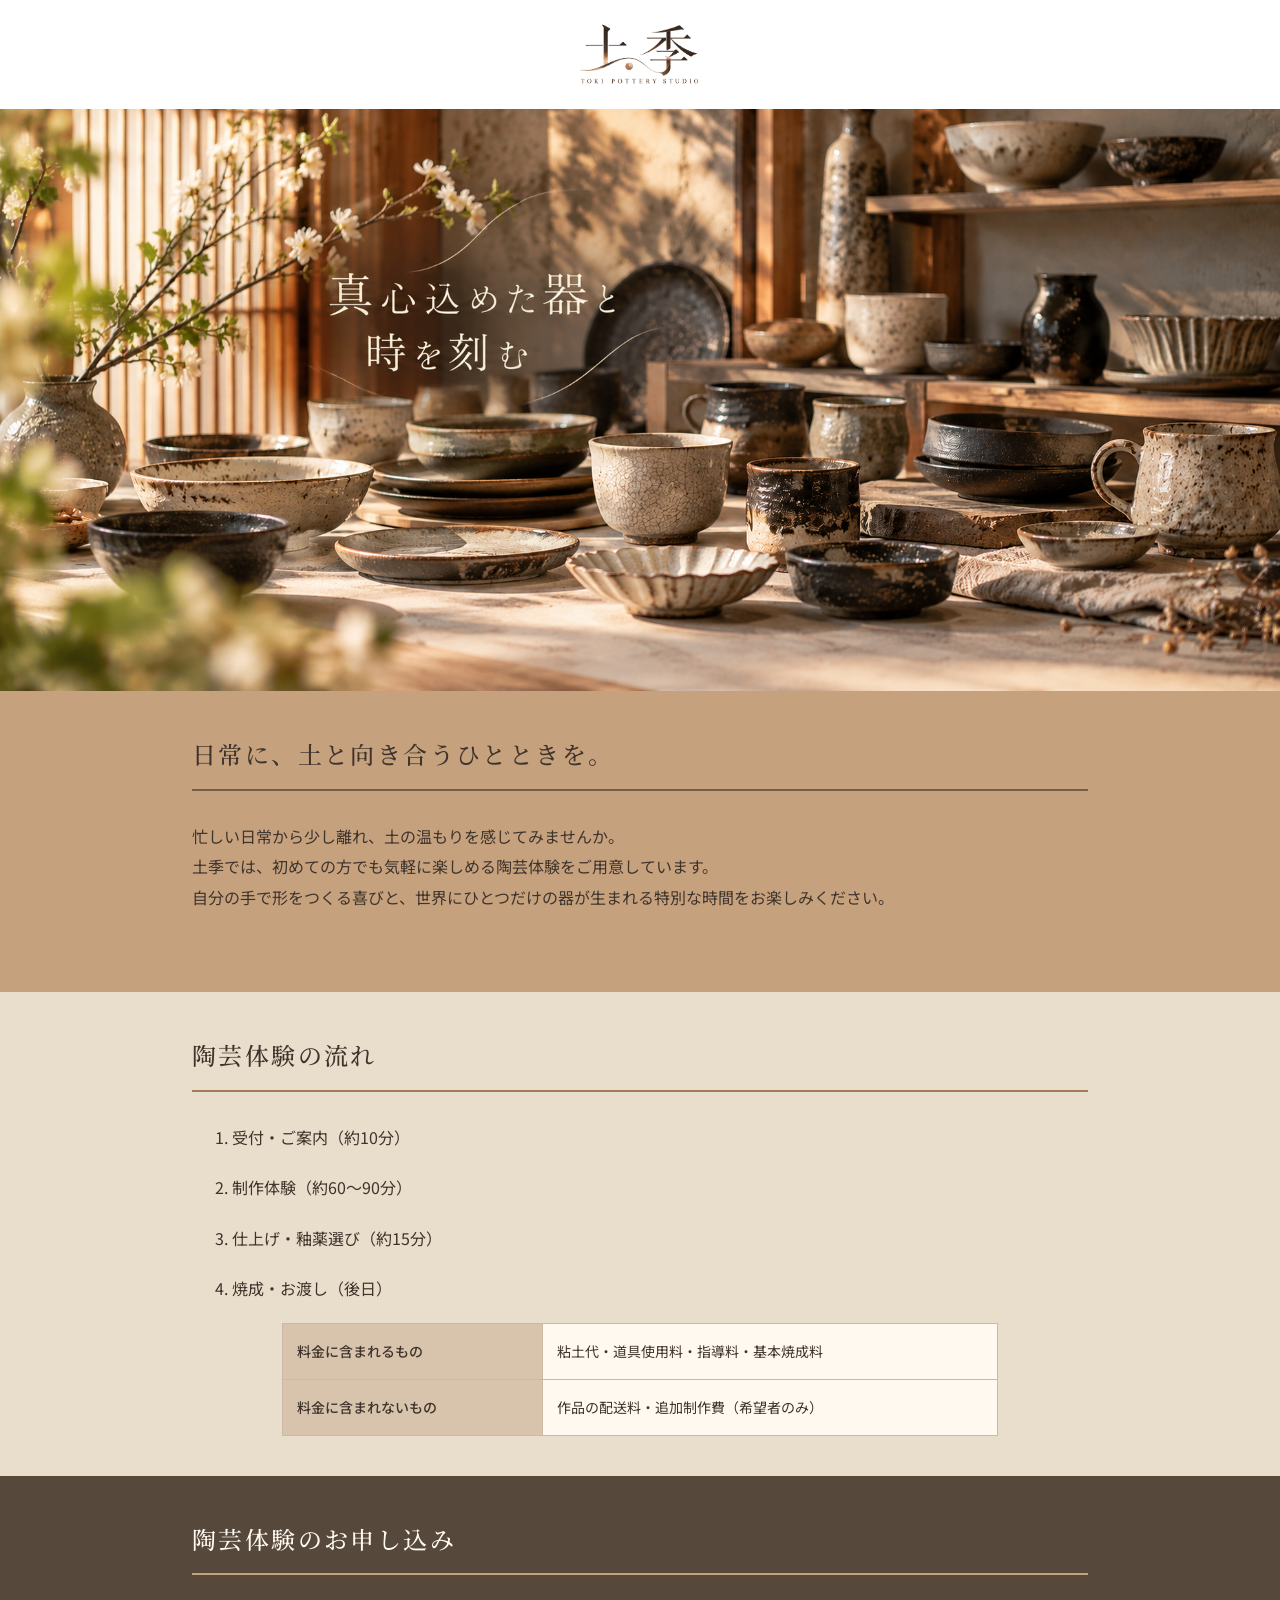
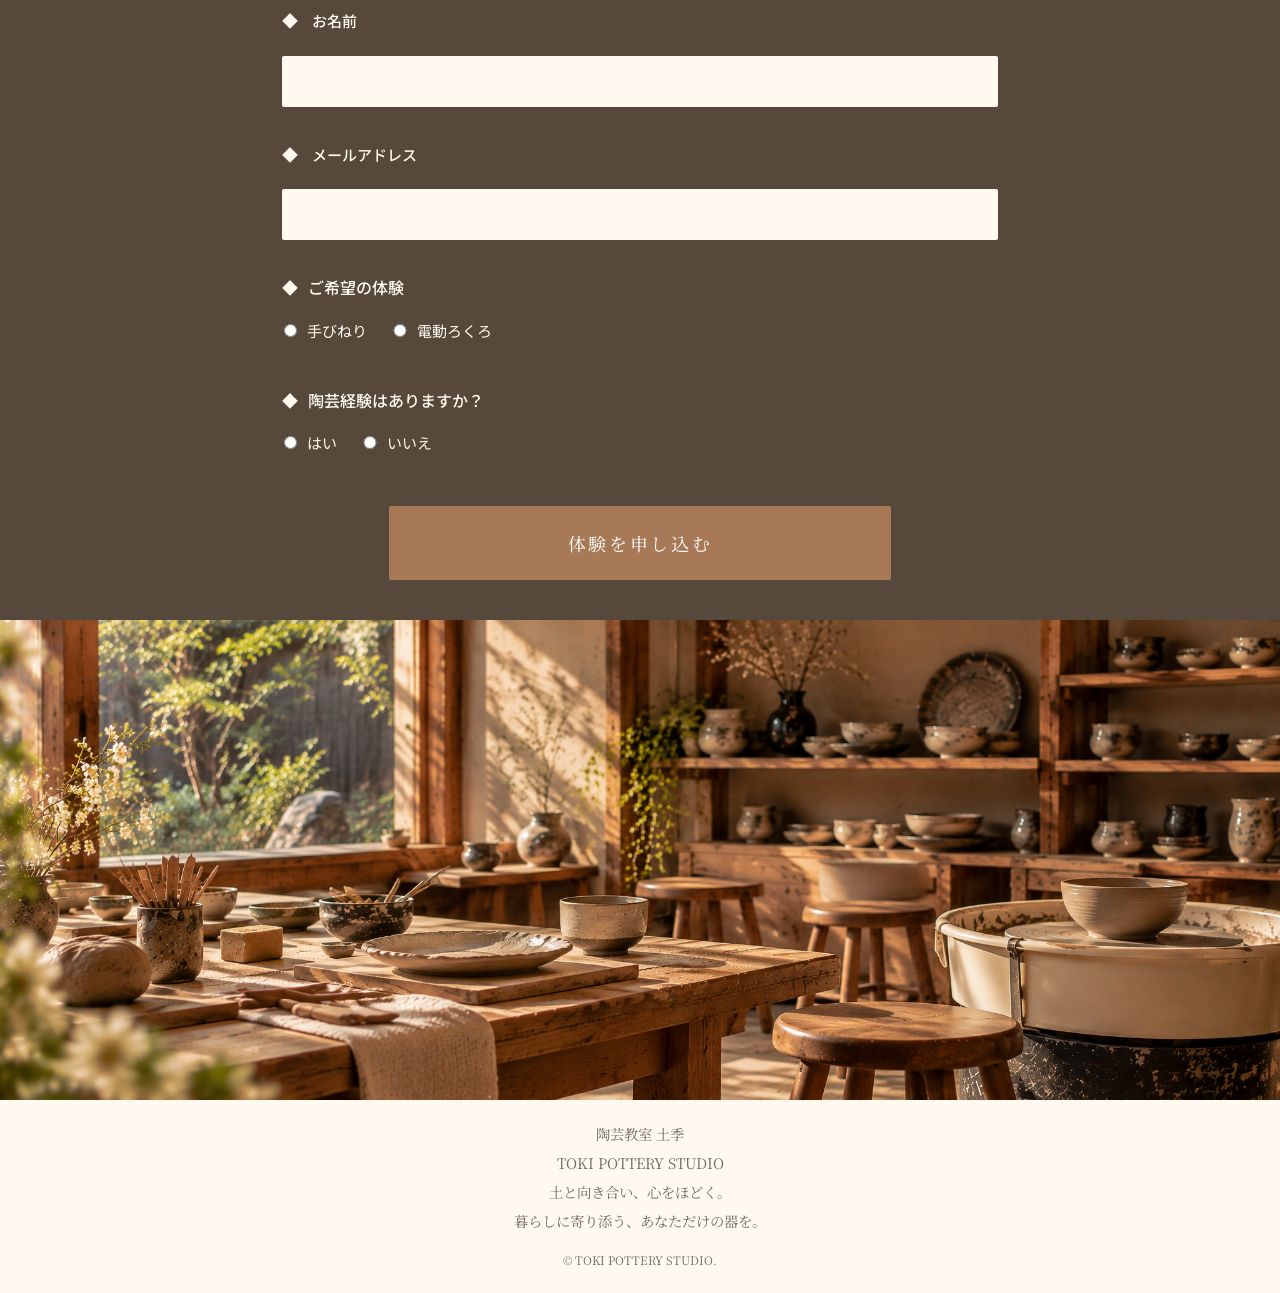
<file: dive custom/index.html>
<!DOCTYPE html>
<html lang="ja">
<head>
  <meta charset="UTF-8">
  <meta name="viewport" content="width=device-width, initial-scale=1.0">

  <title>陶芸体験・陶芸教室 - 土季 TOKI POTTERY STUDIO</title>

  <meta name="description" content="陶芸教室「土季」では、手びねりや電動ろくろを使った陶芸体験をお楽しみいただけます。土の温もりに触れながら、世界にひとつだけの器をつくりませんか。">

  <!-- Google Fonts -->
  <link rel="preconnect" href="https://fonts.googleapis.com">
  <link rel="preconnect" href="https://fonts.gstatic.com" crossorigin>

  <link href="https://fonts.googleapis.com/css2?family=Noto+Sans+JP:wght@400;500&family=Noto+Serif+JP:wght@400;500;600&display=swap" rel="stylesheet">

  <!-- CSS -->
  <link rel="stylesheet" href="css/reset.css">
  <link rel="stylesheet" href="css/style.css">
</head>

<body>

  <header>
    <h1>
      <img src="img/logo.png" alt="陶芸教室 土季 TOKI POTTERY STUDIO">
    </h1>
  </header>

  <main>

    <!-- メインビジュアル -->
    <div class="mv-area">
      <img src="img/photo_01.png" alt="真心込めた器と時を刻む">
    </div>

    <!-- 教室紹介 -->
    <section>
      <div class="section-inner">

        <h2>日常に、土と向き合うひとときを。</h2>

        <p>
          忙しい日常から少し離れ、土の温もりを感じてみませんか。<br>
          土季では、初めての方でも気軽に楽しめる陶芸体験をご用意しています。<br>
          自分の手で形をつくる喜びと、世界にひとつだけの器が生まれる特別な時間をお楽しみください。
        </p>

      </div>
    </section>

    <!-- 陶芸体験の流れ -->
    <section>
      <div class="section-inner">

        <h2>陶芸体験の流れ</h2>

        <ol>
          <li>受付・ご案内（約10分）</li>
          <li>制作体験（約60〜90分）</li>
          <li>仕上げ・釉薬選び（約15分）</li>
          <li>焼成・お渡し（後日）</li>
        </ol>

        <table>
          <tr>
            <th>料金に含まれるもの</th>
            <td>粘土代・道具使用料・指導料・基本焼成料</td>
          </tr>

          <tr>
            <th>料金に含まれないもの</th>
            <td>作品の配送料・追加制作費（希望者のみ）</td>
          </tr>
        </table>

      </div>
    </section>

    <!-- お申し込みフォーム -->
    <section>
      <div class="section-inner">

        <h2>陶芸体験のお申し込み</h2>

        <form action="program.php" method="post">
          <dl>

            <dt>
              <label for="user-name">お名前</label>
            </dt>
            <dd>
              <input type="text" id="user-name" name="user-name" required>
            </dd>

            <dt>
              <label for="user-email">メールアドレス</label>
            </dt>
            <dd>
              <input type="email" id="user-email" name="user-email" required>
            </dd>

            <dt>ご希望の体験</dt>
            <dd>
              <input type="radio" id="hand" name="experience" value="手びねり" required>
              <label for="hand">手びねり</label>

              <input type="radio" id="wheel" name="experience" value="電動ろくろ">
              <label for="wheel">電動ろくろ</label>
            </dd>

            <dt>陶芸経験はありますか？</dt>
            <dd>
              <input type="radio" id="experience-yes" name="experience-history" value="はい" required>
              <label for="experience-yes">はい</label>

              <input type="radio" id="experience-no" name="experience-history" value="いいえ">
              <label for="experience-no">いいえ</label>
            </dd>

          </dl>

          <div class="form-submit">
            <button type="submit" id="submit" name="submit">
              体験を申し込む
            </button>
          </div>

        </form>

      </div>
    </section>

    <!-- 陶芸工房の写真 -->
    <div class="form-img-area">
      <img src="img/photo_02.png" alt="手びねりと電動ろくろを体験できる陶芸工房">
    </div>

  </main>

  <!-- フッター -->
  <footer>
    <address>
      陶芸教室 土季<br>
      TOKI POTTERY STUDIO<br>
      土と向き合い、心をほどく。<br>
      暮らしに寄り添う、あなただけの器を。
    </address>

    <small>&copy; TOKI POTTERY STUDIO.</small>
  </footer>

</body>
</html>
</file>
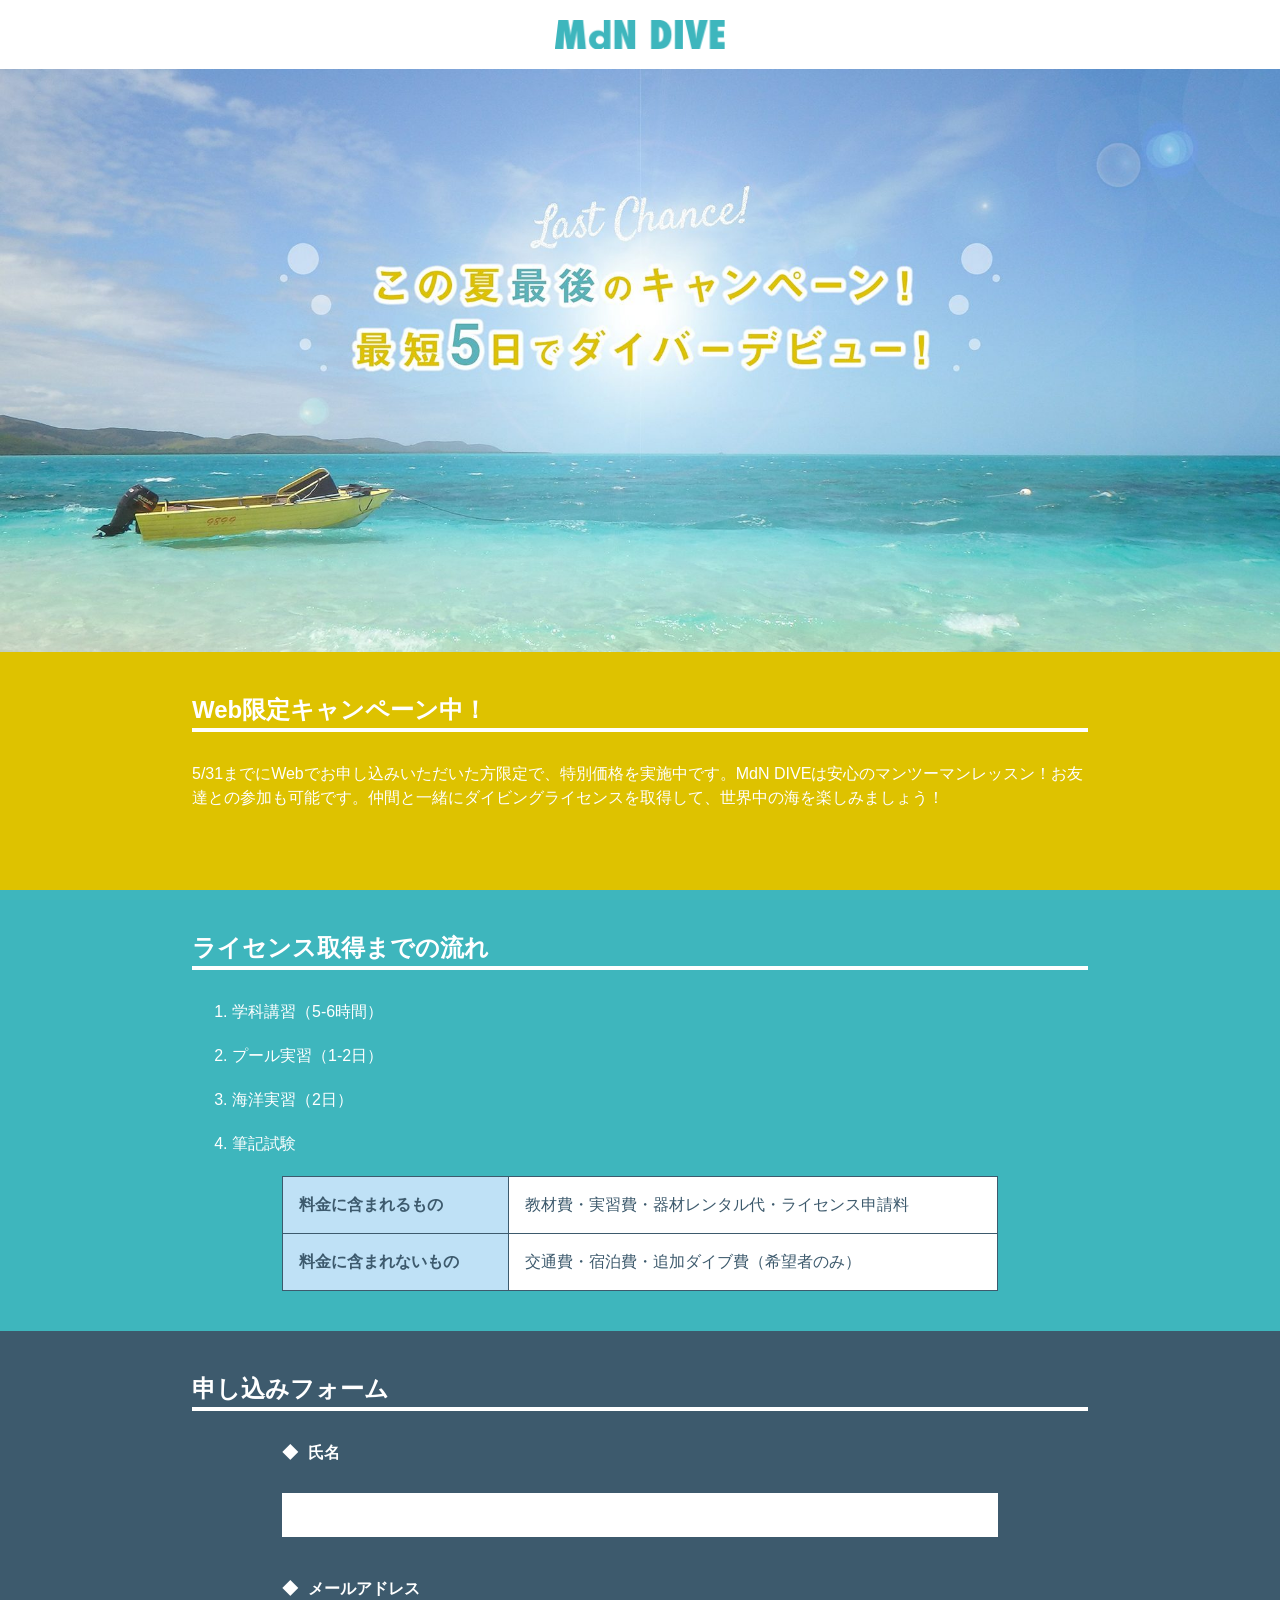
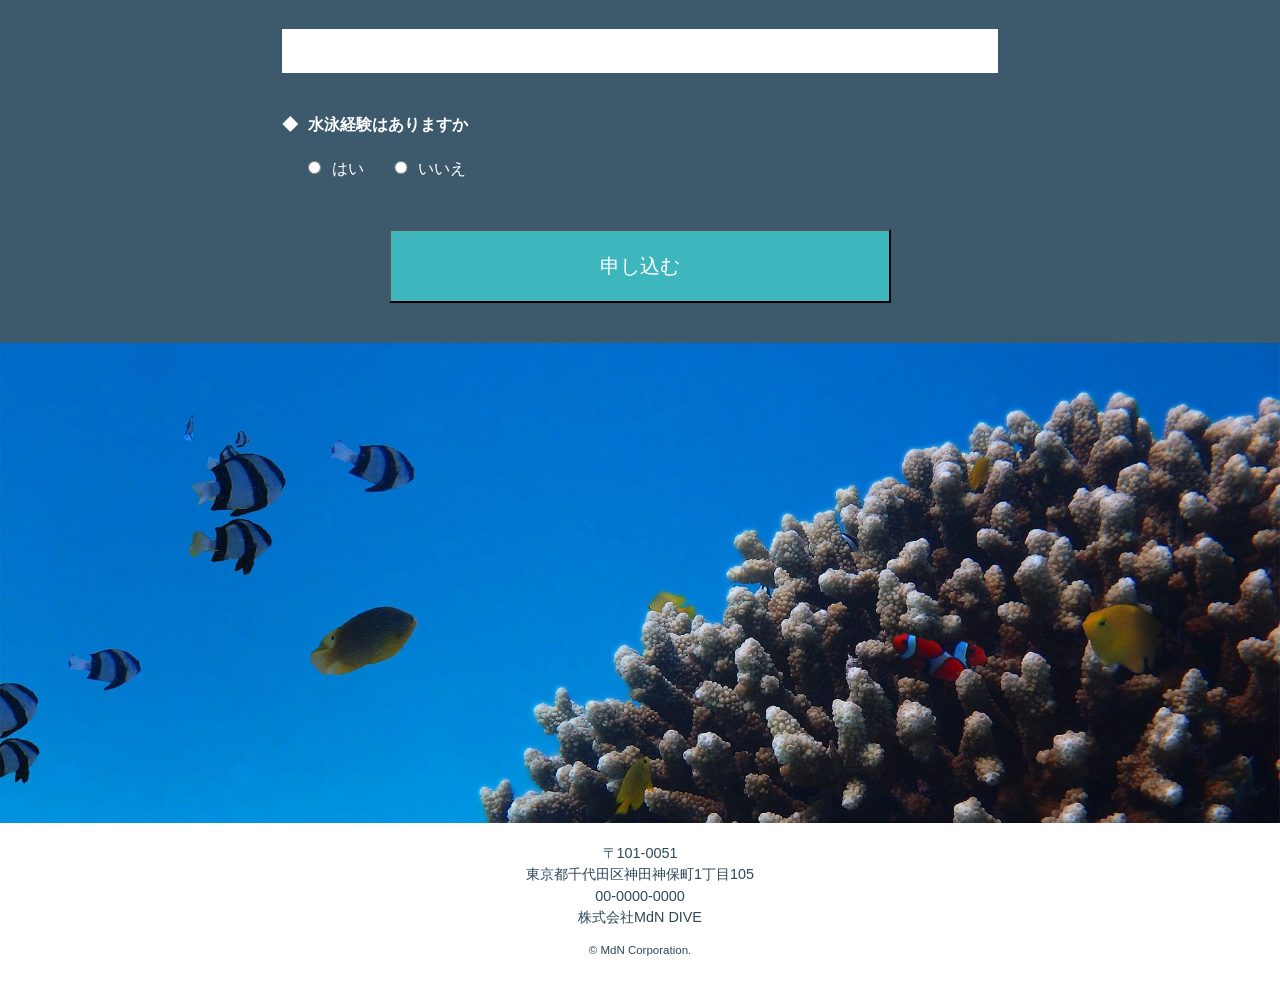
<file: dive/index.html>
<!DOCTYPE html>
<html lang="ja">
<head>
  <meta charset="UTF-8">
  <title>最短5日でダイバーデビュー! - MdN DIVE</title>
  <meta name="description" content="MdN DIVEは千代田区にあるマンツーマンダイビングスクールです。5/31までWeb限定キャンペーンを実施中!">
    <link rel="stylesheet" href="css/reset.css">
    <link rel="stylesheet" href="css/style.css">
    
    
</head>
<body>
  <header>
    <h1>
      <img src="img/logo.png" alt="ロゴ：MdN DIVE">
    </h1>
  </header>

  <main>
    <div class="mv-area">
      <img src="img/photo_01.jpg" alt="この夏最後のキャンペーン！最短5日でダイバーデビュー！">
    </div><!-- /.mv-area -->

    <section>
      <div class="section-inner">
        <h2>Web限定キャンペーン中！</h2>
        <p>5/31までにWebでお申し込みいただいた方限定で、特別価格を実施中です。MdN DIVEは安心のマンツーマンレッスン！お友達との参加も可能です。仲間と一緒にダイビングライセンスを取得して、世界中の海を楽しみましょう！</p>
      </div><!-- /.section-inner -->
    </section>

    <section>
      <div class="section-inner">
        <h2>ライセンス取得までの流れ</h2>
        <ol>
          <li>学科講習（5-6時間）</li>
          <li>プール実習（1-2日）</li>
          <li>海洋実習（2日）</li>
          <li>筆記試験</li>
        </ol>
        <table>
          <tr>
            <th>料金に含まれるもの</th>
            <td>教材費・実習費・器材レンタル代・ライセンス申請料</td>
          </tr>
          <tr>
            <th>料金に含まれないもの</th>
            <td>交通費・宿泊費・追加ダイブ費（希望者のみ）</td>
          </tr>
        </table>
      </div><!-- /.section-inner -->
    </section>

    <section>
      <div class="section-inner">
        <h2>申し込みフォーム</h2>
        <form action="program.php" method="post">
          <dl>
            <dt><label for="user-name">氏名</label></dt>
            <dd><input type="text" id="user-name" name="user-name"></dd>

            <dt><label for="user-email">メールアドレス</label></dt>
            <dd><input type="text" id="user-email" name="user-email"></dd>

            <dt>水泳経験はありますか</dt>
            <dd>
              <input type="radio" id="swim-yes" name="swim" value="はい">
              <label for="swim-yes">はい</label>

              <input type="radio" id="swim-no" name="swim" value="いいえ">
              <label for="swim-no">いいえ</label>
            </dd>
          </dl>

          <div class="form-submit">
            <button type="submit" id="submit" name="submit">申し込む</button>
          </div><!-- /.form-submit -->
        </form>
      </div><!-- /.section-inner -->
    </section>

    <div class="form-img-area">
      <img src="img/photo_02.jpg" alt="写真：サンゴ礁と熱帯魚">
    </div><!-- /.form-img-area -->
  </main>

  <footer>
    <address>
      〒101-0051<br>
      東京都千代田区神田神保町1丁目105<br>
      00-0000-0000<br>
      株式会社MdN DIVE
    </address>

    <small>&copy; MdN Corporation.</small>
  </footer>
</body>
</html>
</file>
<file: dive custom/css/style.css>
@charset "utf-8";
/*-------------------------
/*	ページ全体
-------------------------*/
* {
  box-sizing: border-box;
}

body {
  font-family: "ヒラギノ角ゴ ProN", Meiryo, sans-serif;
  font-weight: 400;
  font-size: 16px;
  line-height: 1.5;
}

img {
  display: block;
}

/*-------------------------
/*	header / MV
-------------------------*/
header h1 {
  margin: 0;
  padding: 20px;
}

header img {
  width: 170px;
  margin: 0 auto;
}

.mv-area img {
  width: 100%;
}

/*-------------------------
/*	section共通
-------------------------*/
section {
  width: 100%;
  padding: 40px 0;
}

section:nth-of-type(1) {
  background: #c5a17e;
}

section:nth-of-type(2) {
  background: #e9ddcb;
}

section:nth-of-type(3) {
  background: #57483c;
}

.section-inner {
  width: 70%;
  margin: 0 auto;
}

/* 見出し */
h2 {
  border-bottom: 4px solid #fff;
  margin-bottom: 30px;
  color: #fff;
}

/* 通常テキスト */
p {
  margin-bottom: 40px;
  color: #fff;
}

/* リスト */
ol li {
  margin-bottom: 20px;
  color: #fff;
}

/* テーブル */
table {
  width: 80%;
  margin: 0 auto;
  background: #fff;
  border-collapse: collapse;
  border-spacing: 0;
}

th,
td {
  padding: 1em;
  border: 1px solid #3d5a6d;
  color: #3d5a6d;
}

th {
  background: #bfe1f6;
}

/*-------------------------
/*	フォーム
-------------------------*/
form {
  width: 80%;
  margin: 0 auto;
}

form dt {
  margin-bottom: 20px;
}

form dt,
form label {
  color: #fff;
}

form dt::before {
  content: "◆";
  margin-right: 10px;
}

/* form dt::after {
  content: "TEST";
} */

form dd {
  margin-bottom: 40px;
  margin-left: 0;
}

input {
  width: 100%;
  border: none;
  padding: .5em;
  font-size: 1.1em;
}

input[type="radio"] {
  width: 1em;
  margin-left: 24px;
  margin-right: 4px;
}

button[type="submit"] {
  background: #3eb6bd;
  margin: 40px auto 0;
  display: block;
  width: 70%;
  padding: 20px;
  color: #fff;
  font-size: 20px;
}

.form-img-area img {
  width: 100%;
}

/*-------------------------
/*	footer
-------------------------*/
footer {
  padding: 20px;
  text-align: center;
  font-size: .9em;
}

address,
small {
  margin-bottom: 10px;
  color: #2f4858;
}


/*-------------------------
  陶芸教室 土季 デザイン調整
-------------------------*/

/* ページ全体 */
body {
  font-family: "Noto Sans JP", sans-serif;
  color: #3f342c;
  line-height: 1.9;
}

/* 見出し */
h2 {
  font-family: "Noto Serif JP", serif;
  font-weight: 500;
  letter-spacing: 0.1em;
  border-bottom: 2px solid;
  padding-bottom: 12px;
}

/* 紹介エリア */
section:nth-of-type(1) h2,
section:nth-of-type(1) p {
  color: #3f342c;
}

section:nth-of-type(1) h2 {
  border-color: #795c46;
}

/* 陶芸体験の流れ */
section:nth-of-type(2) h2,
section:nth-of-type(2) ol li {
  color: #3f342c;
}

section:nth-of-type(2) h2 {
  border-color: #a87957;
}

/* テーブル */
table {
  background: #fff9f0;
}

th,
td {
  border: 1px solid #cbb9a6;
  color: #3f342c;
  font-size: 14px;
}

th {
  background: #d8c4ac;
  font-weight: 500;
}

/* 申し込みフォーム */
section:nth-of-type(3) h2 {
  color: #fff9f0;
  border-color: #c5a17e;
}

form dt,
form label {
  color: #fff9f0;
}

input {
  background: #fff9f0;
  color: #3f342c;
  border-radius: 2px;
}

/* 申し込みボタン */
button[type="submit"] {
  background: #a87957;
  color: #fff;
  border: none;
  border-radius: 2px;
  font-family: "Noto Serif JP", serif;
  font-size: 18px;
  letter-spacing: 0.15em;
  cursor: pointer;
  transition: background 0.3s ease;
}

button[type="submit"]:hover {
  background: #906348;
}

/* フッター */
footer {
  background: #fff9f0;
  font-family: "Noto Serif JP", serif;
}

address,
small {
  color: #746a60;
}


/* フォームの余白 */
form dt {
  margin-bottom: 12px;
  font-weight: 500;
}

form dd {
  margin-bottom: 32px;
}

/* ラジオボタン */
input[type="radio"] {
  accent-color: #a87957;
  margin-left: 20px;
  cursor: pointer;
}

input[type="radio"]:first-child {
  margin-left: 0;
}

/* フォームのラベル */
form label {
  font-size: 15px;
  cursor: pointer;
}

/* フッター */
footer address {
  font-style: normal;
  line-height: 2;
}
</file>
<file: dive/css/style.css>
@charset "utf-8";
/*-------------------------
/*	ページ全体
-------------------------*/
* {
  box-sizing: border-box;
}

body {
  font-family: "ヒラギノ角ゴ ProN", Meiryo, sans-serif;
  font-weight: 400;
  font-size: 16px;
  line-height: 1.5;
}

img {
  display: block;
}

/*-------------------------
/*	header / MV
-------------------------*/
header h1 {
  margin: 0;
  padding: 20px;
}

header img {
  width: 170px;
  margin: 0 auto;
}

.mv-area img {
  width: 100%;
}

/*-------------------------
/*	section共通
-------------------------*/
section {
  width: 100%;
  padding: 40px 0;
}

section:nth-of-type(1) {
  background: #dec200;
}

section:nth-of-type(2) {
  background: #3eb6bd;
}

section:nth-of-type(3) {
  background: #3d5a6d;
}

.section-inner {
  width: 70%;
  margin: 0 auto;
}

/* 見出し */
h2 {
  border-bottom: 4px solid #fff;
  margin-bottom: 30px;
  color: #fff;
}

/* 通常テキスト */
p {
  margin-bottom: 40px;
  color: #fff;
}

/* リスト */
ol li {
  margin-bottom: 20px;
  color: #fff;
}

/* テーブル */
table {
  width: 80%;
  margin: 0 auto;
  background: #fff;
  border-collapse: collapse;
  border-spacing: 0;
}

th,
td {
  padding: 1em;
  border: 1px solid #3d5a6d;
  color: #3d5a6d;
}

th {
  background: #bfe1f6;
}

/*-------------------------
/*	フォーム
-------------------------*/
form {
  width: 80%;
  margin: 0 auto;
}

form dt {
  margin-bottom: 20px;
}

form dt,
form label {
  color: #fff;
}

form dt::before {
  content: "◆";
  margin-right: 10px;
}

/* form dt::after {
  content: "TEST";
} */

form dd {
  margin-bottom: 40px;
  margin-left: 0;
}

input {
  width: 100%;
  border: none;
  padding: .5em;
  font-size: 1.1em;
}

input[type="radio"] {
  width: 1em;
  margin-left: 24px;
  margin-right: 4px;
}

button[type="submit"] {
  background: #3eb6bd;
  margin: 40px auto 0;
  display: block;
  width: 70%;
  padding: 20px;
  color: #fff;
  font-size: 20px;
}

.form-img-area img {
  width: 100%;
}

/*-------------------------
/*	footer
-------------------------*/
footer {
  padding: 20px;
  text-align: center;
  font-size: .9em;
}

address,
small {
  margin-bottom: 10px;
  color: #2f4858;
}
</file>
